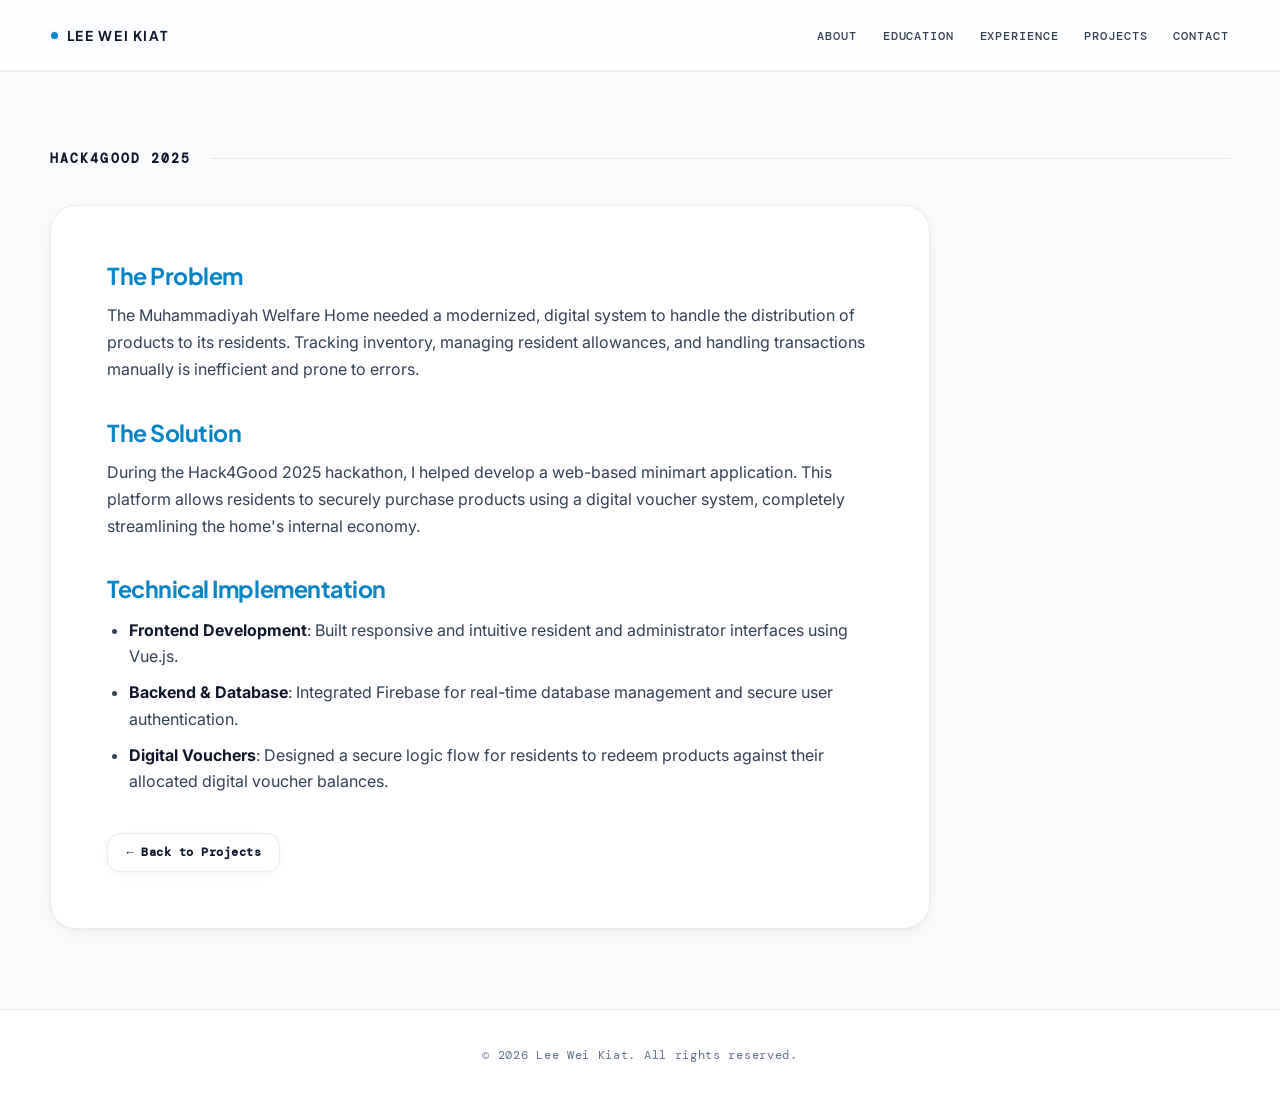
<file: project-h4g.html>
<!DOCTYPE html>
<html lang="en">
  <head>
    <meta charset="UTF-8" />
    <meta name="viewport" content="width=device-width, initial-scale=1.0" />
    <link rel="preconnect" href="https://fonts.googleapis.com" />
    <link rel="preconnect" href="https://fonts.gstatic.com" crossorigin />
    <link href="https://fonts.googleapis.com/css2?family=Inter:wght@300;400;500;600;700;800&display=swap" rel="stylesheet" />
    <link rel="stylesheet" href="style.css" />
    <title>Hack4Good 2025 | Lee Wei Kiat</title>
  </head>
  <body class="project-page">
    <nav class="custom-navbar">
      <a class="navbar-brand" href="index.html" aria-label="Lee Wei Kiat — home">LEE WEI KIAT</a>
      <ul class="navbar-links" id="navbar-links">
        <li><a href="index.html#about">ABOUT</a></li>
        <li><a href="index.html#education">EDUCATION</a></li>
        <li><a href="index.html#experience">EXPERIENCE</a></li>
        <li><a href="index.html#projects">PROJECTS</a></li>
        <li><a href="index.html#contact">CONTACT</a></li>
      </ul>
      <button class="hamburger" id="hamburger" type="button" aria-label="Open navigation menu" aria-controls="navbar-links" aria-expanded="false">&#9776;</button>
    </nav>

    <section class="project-page-section">
      <div class="container">
        <div class="section-header">
          <h3>Hack4Good 2025</h3>
        </div>
        <div class="project-details-card">
          <h4 class="details-heading">The Problem</h4>
          <p class="details-text">The Muhammadiyah Welfare Home needed a modernized, digital system to handle the distribution of products to its residents. Tracking inventory, managing resident allowances, and handling transactions manually is inefficient and prone to errors.</p>
          
          <h4 class="details-heading">The Solution</h4>
          <p class="details-text">During the Hack4Good 2025 hackathon, I helped develop a web-based minimart application. This platform allows residents to securely purchase products using a digital voucher system, completely streamlining the home's internal economy.</p>

          <h4 class="details-heading">Technical Implementation</h4>
          <ul class="details-list">
            <li class="details-list-item"><strong>Frontend Development</strong>: Built responsive and intuitive resident and administrator interfaces using Vue.js.</li>
            <li class="details-list-item"><strong>Backend & Database</strong>: Integrated Firebase for real-time database management and secure user authentication.</li>
            <li class="details-list-item"><strong>Digital Vouchers</strong>: Designed a secure logic flow for residents to redeem products against their allocated digital voucher balances.</li>
          </ul>

          <div>
            <a href="index.html#projects" class="btn-case-study">&larr; Back to Projects</a>
          </div>
        </div>
      </div>
    </section>

    <footer class="site-footer">
      <p>&copy; 2026 Lee Wei Kiat. All rights reserved.</p>
    </footer>

    <script src="script.js"></script>
  </body>
</html>
</file>
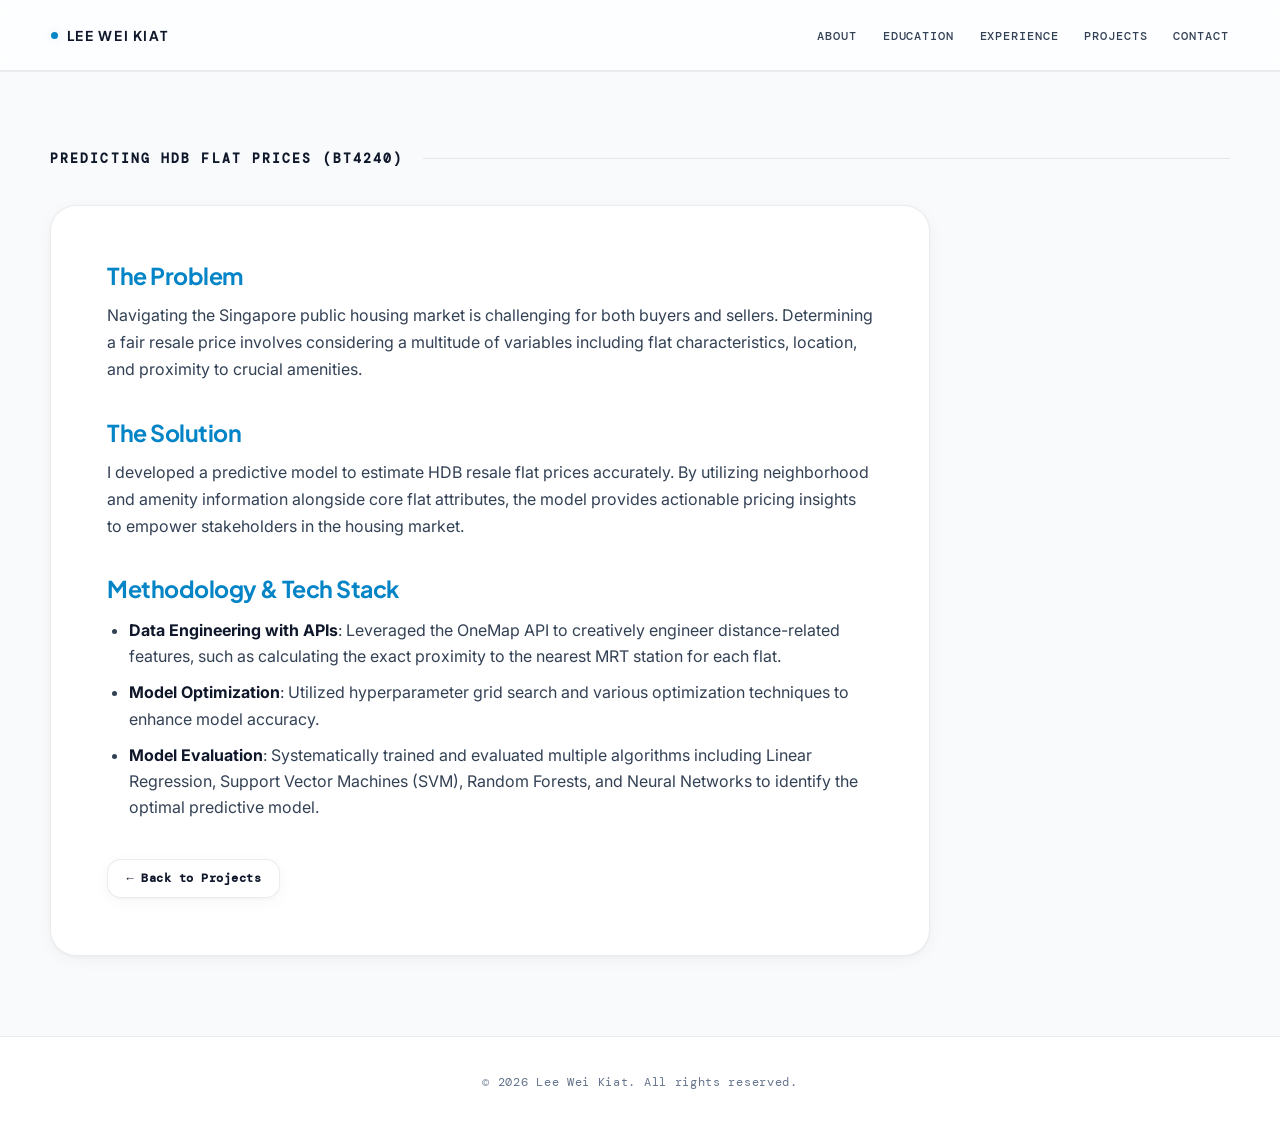
<file: project-hdb.html>
<!DOCTYPE html>
<html lang="en">
  <head>
    <meta charset="UTF-8" />
    <meta name="viewport" content="width=device-width, initial-scale=1.0" />
    <link rel="preconnect" href="https://fonts.googleapis.com" />
    <link rel="preconnect" href="https://fonts.gstatic.com" crossorigin />
    <link href="https://fonts.googleapis.com/css2?family=Inter:wght@300;400;500;600;700;800&display=swap" rel="stylesheet" />
    <link rel="stylesheet" href="style.css" />
    <title>Predicting HDB Flat Prices | Lee Wei Kiat</title>
  </head>
  <body class="project-page">
    <nav class="custom-navbar">
      <a class="navbar-brand" href="index.html" aria-label="Lee Wei Kiat — home">LEE WEI KIAT</a>
      <ul class="navbar-links" id="navbar-links">
        <li><a href="index.html#about">ABOUT</a></li>
        <li><a href="index.html#education">EDUCATION</a></li>
        <li><a href="index.html#experience">EXPERIENCE</a></li>
        <li><a href="index.html#projects">PROJECTS</a></li>
        <li><a href="index.html#contact">CONTACT</a></li>
      </ul>
      <button class="hamburger" id="hamburger" type="button" aria-label="Open navigation menu" aria-controls="navbar-links" aria-expanded="false">&#9776;</button>
    </nav>

    <section class="project-page-section">
      <div class="container">
        <div class="section-header">
          <h3>Predicting HDB Flat Prices (BT4240)</h3>
        </div>
        <div class="project-details-card">
          <h4 class="details-heading">The Problem</h4>
          <p class="details-text">Navigating the Singapore public housing market is challenging for both buyers and sellers. Determining a fair resale price involves considering a multitude of variables including flat characteristics, location, and proximity to crucial amenities.</p>
          
          <h4 class="details-heading">The Solution</h4>
          <p class="details-text">I developed a predictive model to estimate HDB resale flat prices accurately. By utilizing neighborhood and amenity information alongside core flat attributes, the model provides actionable pricing insights to empower stakeholders in the housing market.</p>

          <h4 class="details-heading">Methodology & Tech Stack</h4>
          <ul class="details-list">
            <li class="details-list-item"><strong>Data Engineering with APIs</strong>: Leveraged the OneMap API to creatively engineer distance-related features, such as calculating the exact proximity to the nearest MRT station for each flat.</li>
            <li class="details-list-item"><strong>Model Optimization</strong>: Utilized hyperparameter grid search and various optimization techniques to enhance model accuracy.</li>
            <li class="details-list-item"><strong>Model Evaluation</strong>: Systematically trained and evaluated multiple algorithms including Linear Regression, Support Vector Machines (SVM), Random Forests, and Neural Networks to identify the optimal predictive model.</li>
          </ul>

          <div>
            <a href="index.html#projects" class="btn-case-study">&larr; Back to Projects</a>
          </div>
        </div>
      </div>
    </section>

    <footer class="site-footer">
      <p>&copy; 2026 Lee Wei Kiat. All rights reserved.</p>
    </footer>

    <script src="script.js"></script>
  </body>
</html>
</file>
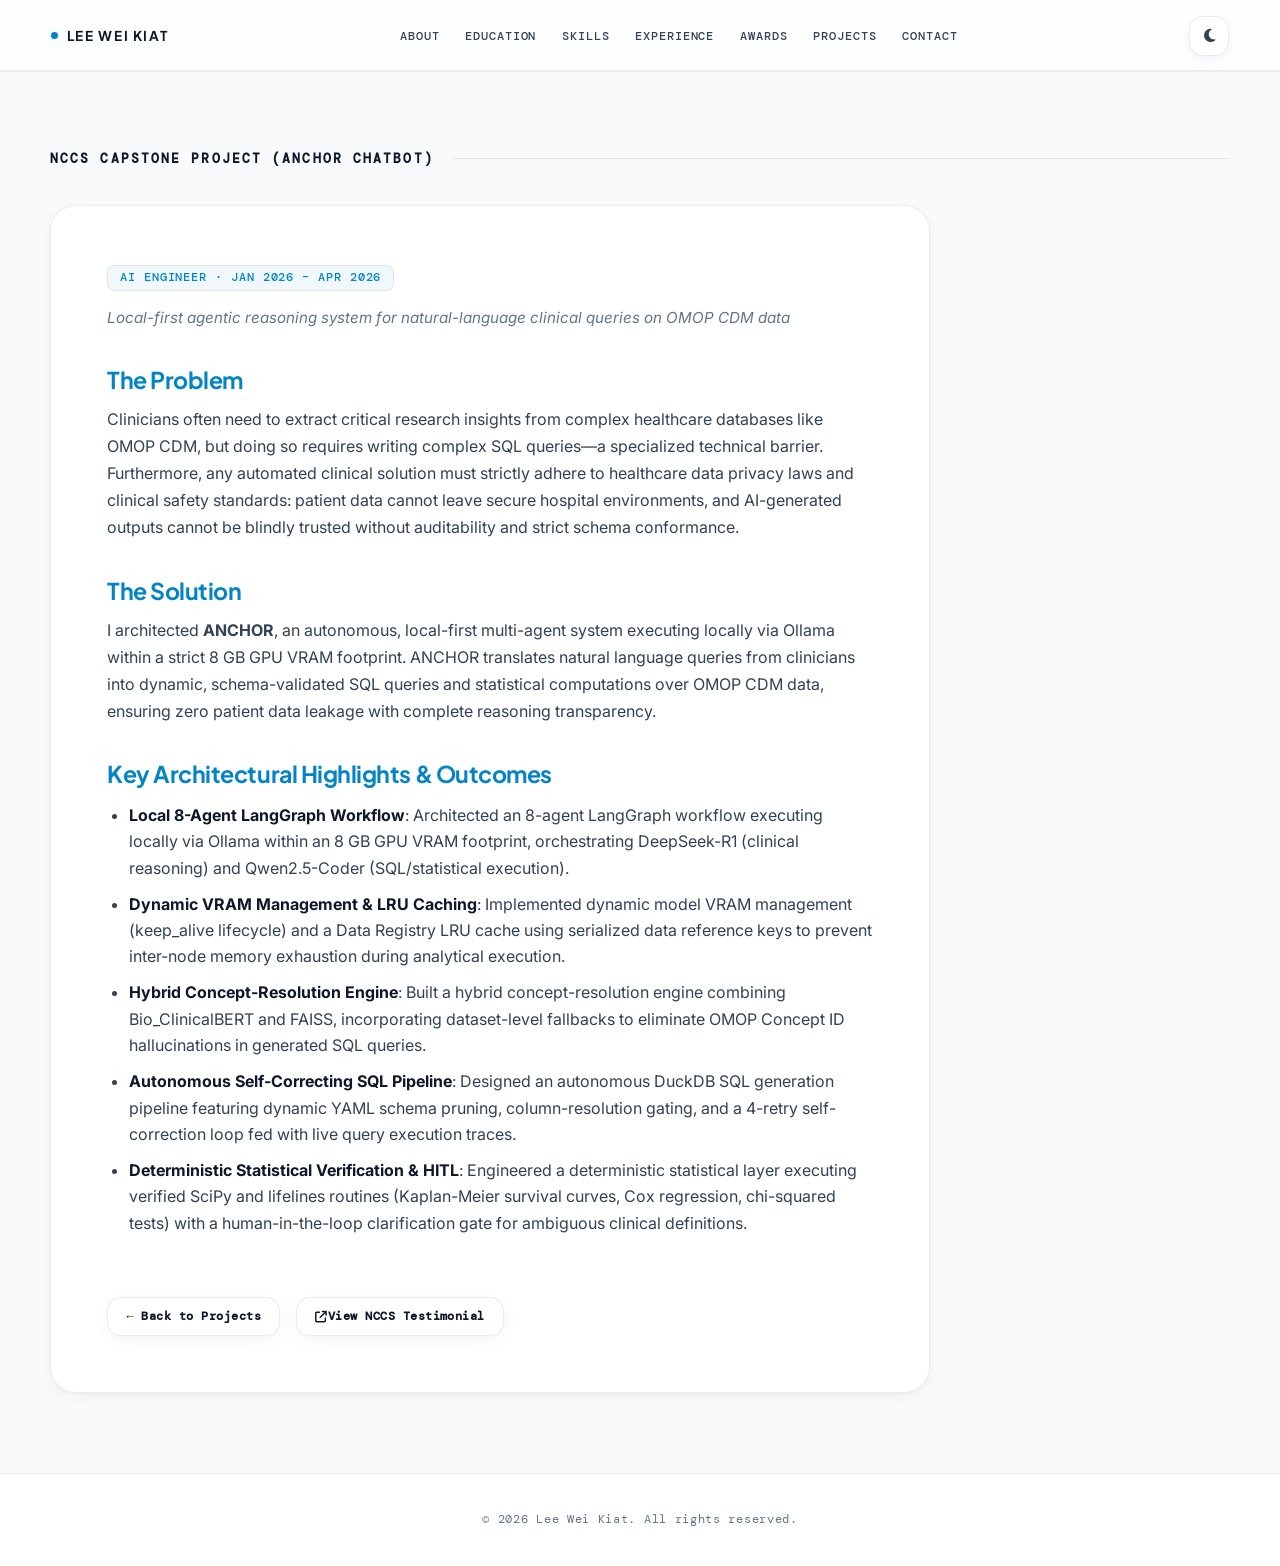
<file: project-healthcare.html>
<!DOCTYPE html>
<html lang="en">
  <head>
    <meta charset="UTF-8" />
    <meta name="viewport" content="width=device-width, initial-scale=1.0" />
    <link rel="preconnect" href="https://fonts.googleapis.com" />
    <link rel="preconnect" href="https://fonts.gstatic.com" crossorigin />
    <link href="https://fonts.googleapis.com/css2?family=Inter:wght@300;400;500;600;700;800&display=swap" rel="stylesheet" />
    <link rel="stylesheet" href="https://cdnjs.cloudflare.com/ajax/libs/font-awesome/6.4.0/css/all.min.css" />
    <link rel="stylesheet" href="style.css" />
    <title>NCCS Capstone Project (ANCHOR Chatbot) | Lee Wei Kiat</title>
    <script>
      (function() {
        const savedTheme = localStorage.getItem('theme') || 'light';
        document.documentElement.setAttribute('data-theme', savedTheme);
      })();
    </script>
  </head>
  <body class="project-page">
    <nav class="custom-navbar">
      <a class="navbar-brand" href="index.html" aria-label="Lee Wei Kiat — home">LEE WEI KIAT</a>
      <ul class="navbar-links" id="navbar-links">
        <li><a href="index.html#about">ABOUT</a></li>
        <li><a href="index.html#education">EDUCATION</a></li>
        <li><a href="index.html#skills">SKILLS</a></li>
        <li><a href="index.html#experience">EXPERIENCE</a></li>
        <li><a href="index.html#awards">AWARDS</a></li>
        <li><a href="index.html#projects">PROJECTS</a></li>
        <li><a href="index.html#contact">CONTACT</a></li>
      </ul>
      <div class="nav-actions">
        <button class="theme-toggle" id="theme-toggle" type="button" aria-label="Toggle theme">
          <i class="fa-solid fa-moon" aria-hidden="true"></i>
        </button>
        <button class="hamburger" id="hamburger" type="button" aria-label="Open navigation menu" aria-controls="navbar-links" aria-expanded="false">
          <i class="fa-solid fa-bars" aria-hidden="true"></i>
        </button>
      </div>
    </nav>

    <section class="project-page-section">
      <div class="container">
        <div class="section-header">
          <h3>NCCS Capstone Project (ANCHOR Chatbot)</h3>
        </div>
        <div class="project-details-card">
          <div style="margin-bottom: 1.5rem;">
            <span class="hero-tag" style="margin-bottom: 0.5rem;">AI Engineer &middot; Jan 2026 – Apr 2026</span>
            <p style="color: var(--text-muted); font-size: 0.95rem; margin: 0.4rem 0 0; font-style: italic;">
              Local-first agentic reasoning system for natural-language clinical queries on OMOP CDM data
            </p>
          </div>

          <h4 class="details-heading">The Problem</h4>
          <p class="details-text">
            Clinicians often need to extract critical research insights from complex healthcare databases like OMOP CDM, but doing so requires writing complex SQL queries—a specialized technical barrier. Furthermore, any automated clinical solution must strictly adhere to healthcare data privacy laws and clinical safety standards: patient data cannot leave secure hospital environments, and AI-generated outputs cannot be blindly trusted without auditability and strict schema conformance.
          </p>
          
          <h4 class="details-heading">The Solution</h4>
          <p class="details-text">
            I architected <strong>ANCHOR</strong>, an autonomous, local-first multi-agent system executing locally via Ollama within a strict 8 GB GPU VRAM footprint. ANCHOR translates natural language queries from clinicians into dynamic, schema-validated SQL queries and statistical computations over OMOP CDM data, ensuring zero patient data leakage with complete reasoning transparency.
          </p>

          <h4 class="details-heading">Key Architectural Highlights &amp; Outcomes</h4>
          <ul class="details-list">
            <li class="details-list-item">
              <strong>Local 8-Agent LangGraph Workflow</strong>: Architected an 8-agent LangGraph workflow executing locally via Ollama within an 8 GB GPU VRAM footprint, orchestrating DeepSeek-R1 (clinical reasoning) and Qwen2.5-Coder (SQL/statistical execution).
            </li>
            <li class="details-list-item">
              <strong>Dynamic VRAM Management &amp; LRU Caching</strong>: Implemented dynamic model VRAM management (keep_alive lifecycle) and a Data Registry LRU cache using serialized data reference keys to prevent inter-node memory exhaustion during analytical execution.
            </li>
            <li class="details-list-item">
              <strong>Hybrid Concept-Resolution Engine</strong>: Built a hybrid concept-resolution engine combining Bio_ClinicalBERT and FAISS, incorporating dataset-level fallbacks to eliminate OMOP Concept ID hallucinations in generated SQL queries.
            </li>
            <li class="details-list-item">
              <strong>Autonomous Self-Correcting SQL Pipeline</strong>: Designed an autonomous DuckDB SQL generation pipeline featuring dynamic YAML schema pruning, column-resolution gating, and a 4-retry self-correction loop fed with live query execution traces.
            </li>
            <li class="details-list-item">
              <strong>Deterministic Statistical Verification &amp; HITL</strong>: Engineered a deterministic statistical layer executing verified SciPy and lifelines routines (Kaplan-Meier survival curves, Cox regression, chi-squared tests) with a human-in-the-loop clarification gate for ambiguous clinical definitions.
            </li>
          </ul>

          <div style="margin-top: 2rem; display: flex; gap: 1rem; flex-wrap: wrap;">
            <a href="index.html#projects" class="btn-case-study" style="width: auto;">&larr; Back to Projects</a>
            <a href="certs/Lee%20Wei%20Kiat%20Testimonial%20NCCS.pdf" class="btn-case-study" style="width: auto;" target="_blank" rel="noopener noreferrer">
              <i class="fa-solid fa-arrow-up-right-from-square" aria-hidden="true"></i> View NCCS Testimonial
            </a>
          </div>
        </div>
      </div>
    </section>

    <footer class="site-footer">
      <p>&copy; 2026 Lee Wei Kiat. All rights reserved.</p>
    </footer>

    <script src="script.js"></script>
  </body>
</html>
</file>
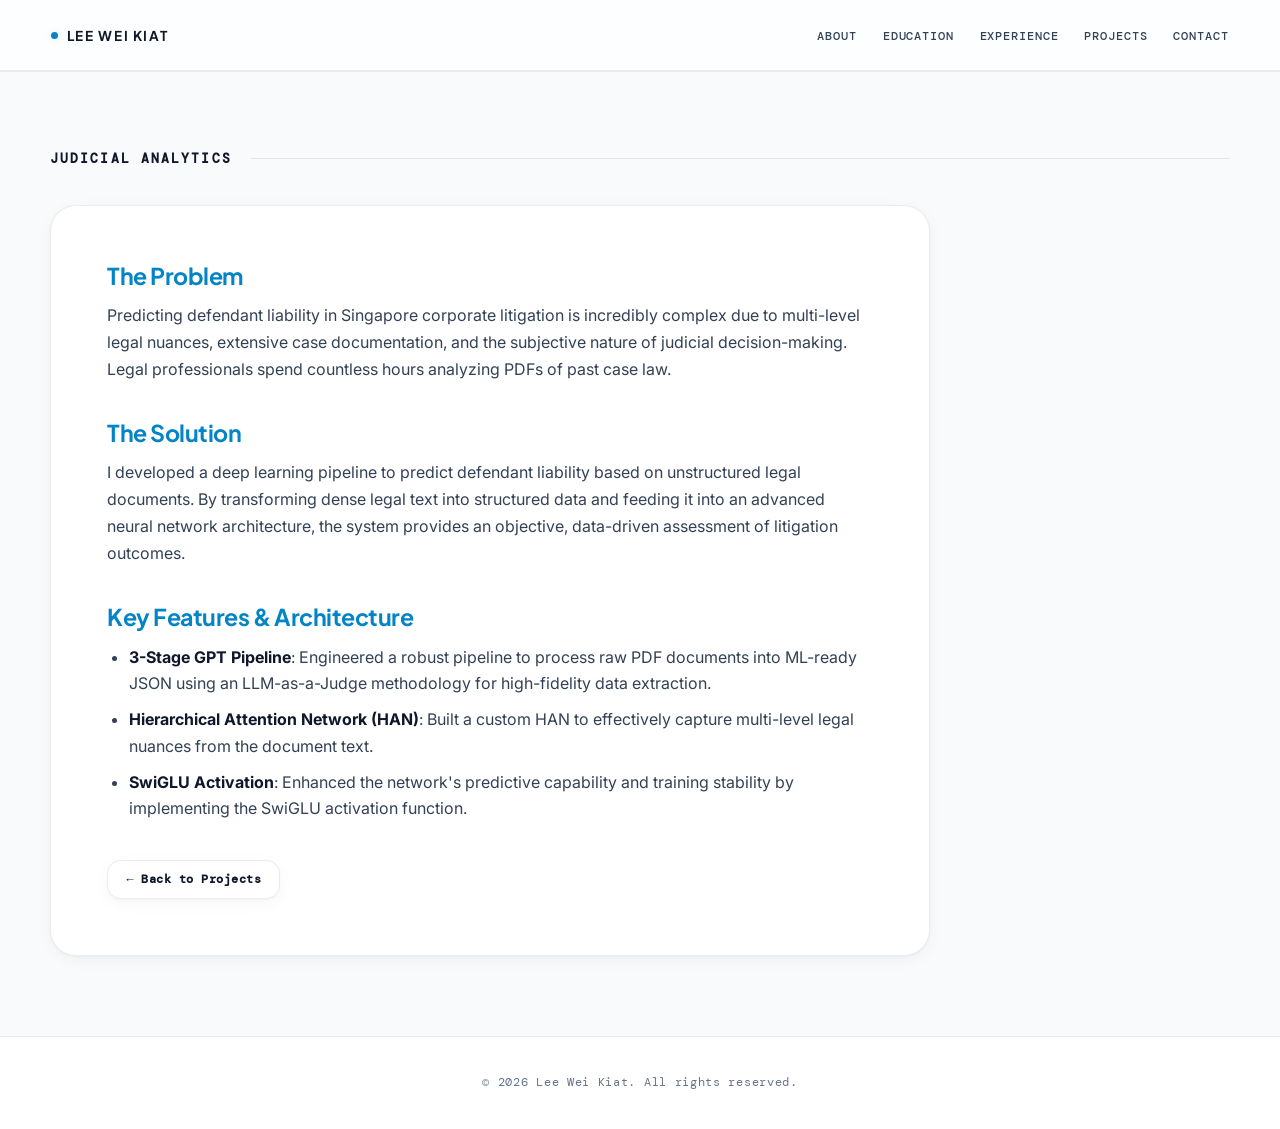
<file: project-judicial.html>
<!DOCTYPE html>
<html lang="en">
  <head>
    <meta charset="UTF-8" />
    <meta name="viewport" content="width=device-width, initial-scale=1.0" />
    <link rel="preconnect" href="https://fonts.googleapis.com" />
    <link rel="preconnect" href="https://fonts.gstatic.com" crossorigin />
    <link href="https://fonts.googleapis.com/css2?family=Inter:wght@300;400;500;600;700;800&display=swap" rel="stylesheet" />
    <link rel="stylesheet" href="style.css" />
    <title>Judicial Analytics | Lee Wei Kiat</title>
  </head>
  <body class="project-page">
    <nav class="custom-navbar">
      <a class="navbar-brand" href="index.html" aria-label="Lee Wei Kiat — home">LEE WEI KIAT</a>
      <ul class="navbar-links" id="navbar-links">
        <li><a href="index.html#about">ABOUT</a></li>
        <li><a href="index.html#education">EDUCATION</a></li>
        <li><a href="index.html#experience">EXPERIENCE</a></li>
        <li><a href="index.html#projects">PROJECTS</a></li>
        <li><a href="index.html#contact">CONTACT</a></li>
      </ul>
      <button class="hamburger" id="hamburger" type="button" aria-label="Open navigation menu" aria-controls="navbar-links" aria-expanded="false">&#9776;</button>
    </nav>

    <section class="project-page-section">
      <div class="container">
        <div class="section-header">
          <h3>Judicial Analytics</h3>
        </div>
        <div class="project-details-card">
          <h4 class="details-heading">The Problem</h4>
          <p class="details-text">Predicting defendant liability in Singapore corporate litigation is incredibly complex due to multi-level legal nuances, extensive case documentation, and the subjective nature of judicial decision-making. Legal professionals spend countless hours analyzing PDFs of past case law.</p>
          
          <h4 class="details-heading">The Solution</h4>
          <p class="details-text">I developed a deep learning pipeline to predict defendant liability based on unstructured legal documents. By transforming dense legal text into structured data and feeding it into an advanced neural network architecture, the system provides an objective, data-driven assessment of litigation outcomes.</p>

          <h4 class="details-heading">Key Features & Architecture</h4>
          <ul class="details-list">
            <li class="details-list-item"><strong>3-Stage GPT Pipeline</strong>: Engineered a robust pipeline to process raw PDF documents into ML-ready JSON using an LLM-as-a-Judge methodology for high-fidelity data extraction.</li>
            <li class="details-list-item"><strong>Hierarchical Attention Network (HAN)</strong>: Built a custom HAN to effectively capture multi-level legal nuances from the document text.</li>
            <li class="details-list-item"><strong>SwiGLU Activation</strong>: Enhanced the network's predictive capability and training stability by implementing the SwiGLU activation function.</li>
          </ul>

          <div>
            <a href="index.html#projects" class="btn-case-study">&larr; Back to Projects</a>
          </div>
        </div>
      </div>
    </section>

    <footer class="site-footer">
      <p>&copy; 2026 Lee Wei Kiat. All rights reserved.</p>
    </footer>

    <script src="script.js"></script>
  </body>
</html>
</file>
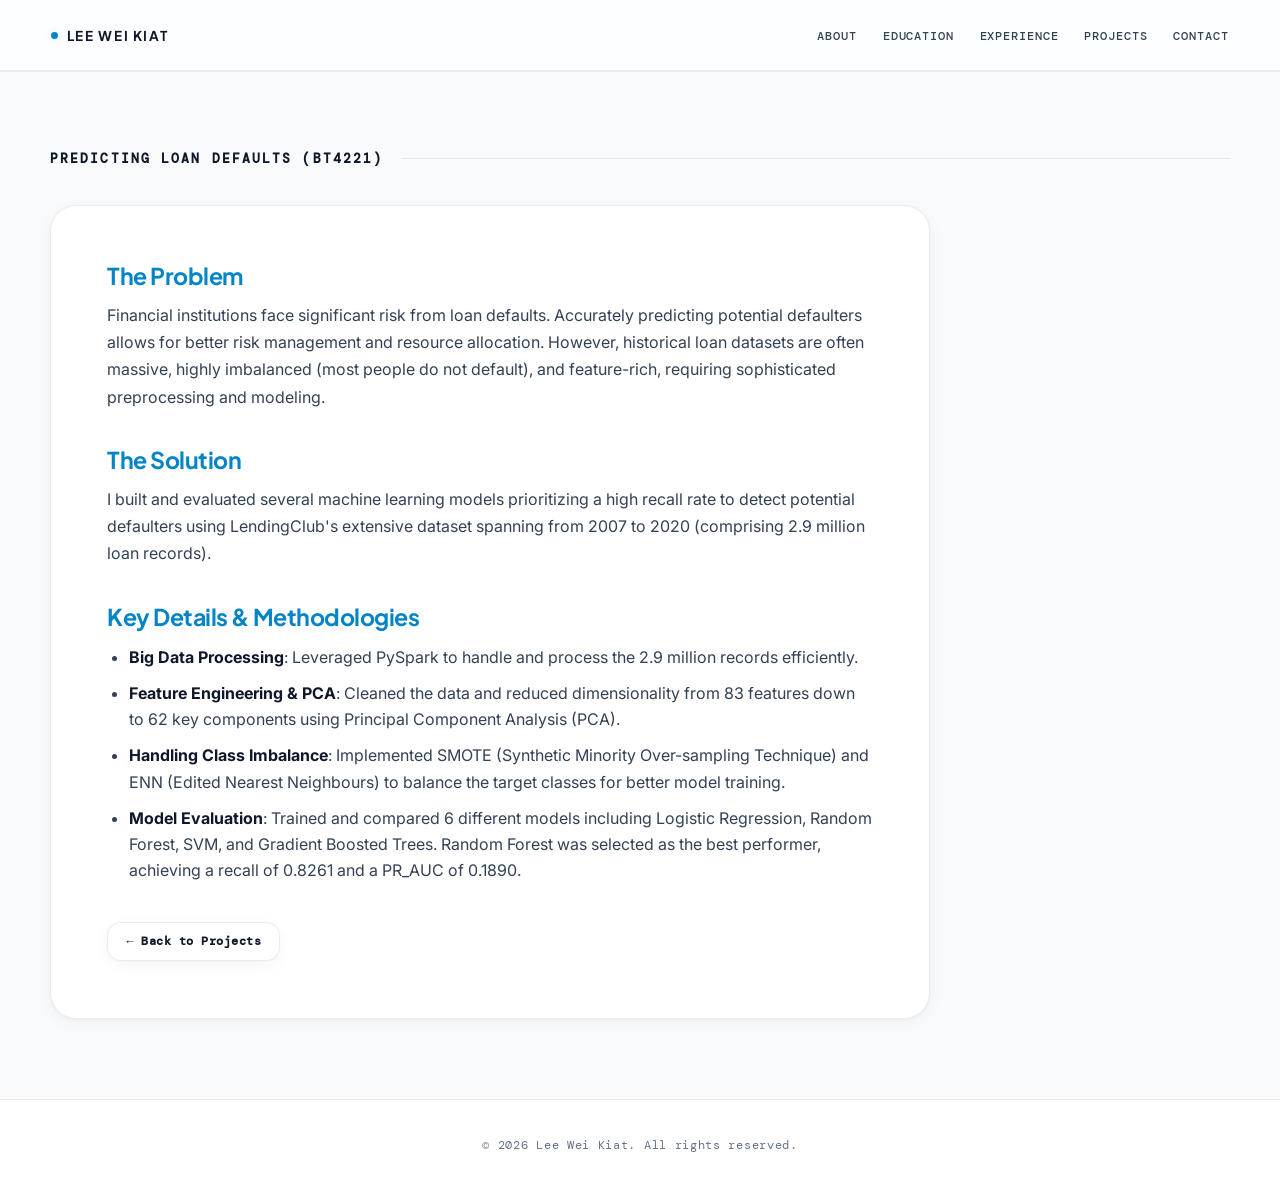
<file: project-loan.html>
<!DOCTYPE html>
<html lang="en">
  <head>
    <meta charset="UTF-8" />
    <meta name="viewport" content="width=device-width, initial-scale=1.0" />
    <link rel="preconnect" href="https://fonts.googleapis.com" />
    <link rel="preconnect" href="https://fonts.gstatic.com" crossorigin />
    <link href="https://fonts.googleapis.com/css2?family=Inter:wght@300;400;500;600;700;800&display=swap" rel="stylesheet" />
    <link rel="stylesheet" href="style.css" />
    <title>Predicting Loan Defaults | Lee Wei Kiat</title>
  </head>
  <body class="project-page">
    <nav class="custom-navbar">
      <a class="navbar-brand" href="index.html" aria-label="Lee Wei Kiat — home">LEE WEI KIAT</a>
      <ul class="navbar-links" id="navbar-links">
        <li><a href="index.html#about">ABOUT</a></li>
        <li><a href="index.html#education">EDUCATION</a></li>
        <li><a href="index.html#experience">EXPERIENCE</a></li>
        <li><a href="index.html#projects">PROJECTS</a></li>
        <li><a href="index.html#contact">CONTACT</a></li>
      </ul>
      <button class="hamburger" id="hamburger" type="button" aria-label="Open navigation menu" aria-controls="navbar-links" aria-expanded="false">&#9776;</button>
    </nav>

    <section class="project-page-section">
      <div class="container">
        <div class="section-header">
          <h3>Predicting Loan Defaults (BT4221)</h3>
        </div>
        <div class="project-details-card">
          <h4 class="details-heading">The Problem</h4>
          <p class="details-text">Financial institutions face significant risk from loan defaults. Accurately predicting potential defaulters allows for better risk management and resource allocation. However, historical loan datasets are often massive, highly imbalanced (most people do not default), and feature-rich, requiring sophisticated preprocessing and modeling.</p>
          
          <h4 class="details-heading">The Solution</h4>
          <p class="details-text">I built and evaluated several machine learning models prioritizing a high recall rate to detect potential defaulters using LendingClub's extensive dataset spanning from 2007 to 2020 (comprising 2.9 million loan records).</p>

          <h4 class="details-heading">Key Details & Methodologies</h4>
          <ul class="details-list">
            <li class="details-list-item"><strong>Big Data Processing</strong>: Leveraged PySpark to handle and process the 2.9 million records efficiently.</li>
            <li class="details-list-item"><strong>Feature Engineering & PCA</strong>: Cleaned the data and reduced dimensionality from 83 features down to 62 key components using Principal Component Analysis (PCA).</li>
            <li class="details-list-item"><strong>Handling Class Imbalance</strong>: Implemented SMOTE (Synthetic Minority Over-sampling Technique) and ENN (Edited Nearest Neighbours) to balance the target classes for better model training.</li>
            <li class="details-list-item"><strong>Model Evaluation</strong>: Trained and compared 6 different models including Logistic Regression, Random Forest, SVM, and Gradient Boosted Trees. Random Forest was selected as the best performer, achieving a recall of 0.8261 and a PR_AUC of 0.1890.</li>
          </ul>

          <div>
            <a href="index.html#projects" class="btn-case-study">&larr; Back to Projects</a>
          </div>
        </div>
      </div>
    </section>

    <footer class="site-footer">
      <p>&copy; 2026 Lee Wei Kiat. All rights reserved.</p>
    </footer>

    <script src="script.js"></script>
  </body>
</html>
</file>
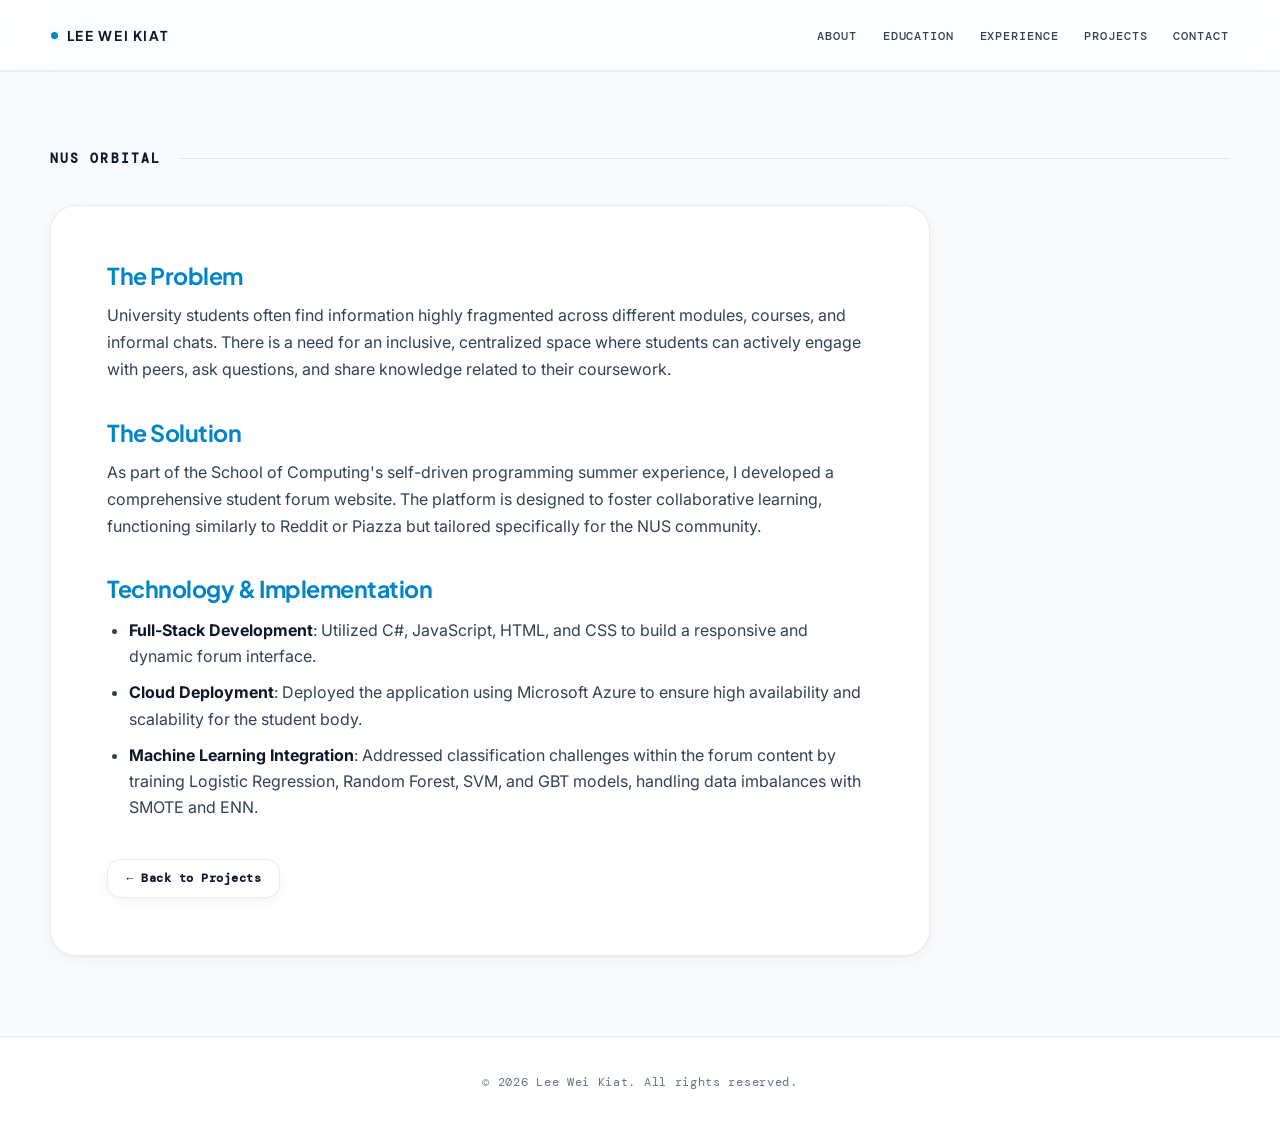
<file: project-orbital.html>
<!DOCTYPE html>
<html lang="en">
  <head>
    <meta charset="UTF-8" />
    <meta name="viewport" content="width=device-width, initial-scale=1.0" />
    <link rel="preconnect" href="https://fonts.googleapis.com" />
    <link rel="preconnect" href="https://fonts.gstatic.com" crossorigin />
    <link href="https://fonts.googleapis.com/css2?family=Inter:wght@300;400;500;600;700;800&display=swap" rel="stylesheet" />
    <link rel="stylesheet" href="style.css" />
    <title>NUS Orbital | Lee Wei Kiat</title>
  </head>
  <body class="project-page">
    <nav class="custom-navbar">
      <a class="navbar-brand" href="index.html" aria-label="Lee Wei Kiat — home">LEE WEI KIAT</a>
      <ul class="navbar-links" id="navbar-links">
        <li><a href="index.html#about">ABOUT</a></li>
        <li><a href="index.html#education">EDUCATION</a></li>
        <li><a href="index.html#experience">EXPERIENCE</a></li>
        <li><a href="index.html#projects">PROJECTS</a></li>
        <li><a href="index.html#contact">CONTACT</a></li>
      </ul>
      <button class="hamburger" id="hamburger" type="button" aria-label="Open navigation menu" aria-controls="navbar-links" aria-expanded="false">&#9776;</button>
    </nav>

    <section class="project-page-section">
      <div class="container">
        <div class="section-header">
          <h3>NUS Orbital</h3>
        </div>
        <div class="project-details-card">
          <h4 class="details-heading">The Problem</h4>
          <p class="details-text">University students often find information highly fragmented across different modules, courses, and informal chats. There is a need for an inclusive, centralized space where students can actively engage with peers, ask questions, and share knowledge related to their coursework.</p>
          
          <h4 class="details-heading">The Solution</h4>
          <p class="details-text">As part of the School of Computing's self-driven programming summer experience, I developed a comprehensive student forum website. The platform is designed to foster collaborative learning, functioning similarly to Reddit or Piazza but tailored specifically for the NUS community.</p>

          <h4 class="details-heading">Technology & Implementation</h4>
          <ul class="details-list">
            <li class="details-list-item"><strong>Full-Stack Development</strong>: Utilized C#, JavaScript, HTML, and CSS to build a responsive and dynamic forum interface.</li>
            <li class="details-list-item"><strong>Cloud Deployment</strong>: Deployed the application using Microsoft Azure to ensure high availability and scalability for the student body.</li>
            <li class="details-list-item"><strong>Machine Learning Integration</strong>: Addressed classification challenges within the forum content by training Logistic Regression, Random Forest, SVM, and GBT models, handling data imbalances with SMOTE and ENN.</li>
          </ul>

          <div>
            <a href="index.html#projects" class="btn-case-study">&larr; Back to Projects</a>
          </div>
        </div>
      </div>
    </section>

    <footer class="site-footer">
      <p>&copy; 2026 Lee Wei Kiat. All rights reserved.</p>
    </footer>

    <script src="script.js"></script>
  </body>
</html>
</file>
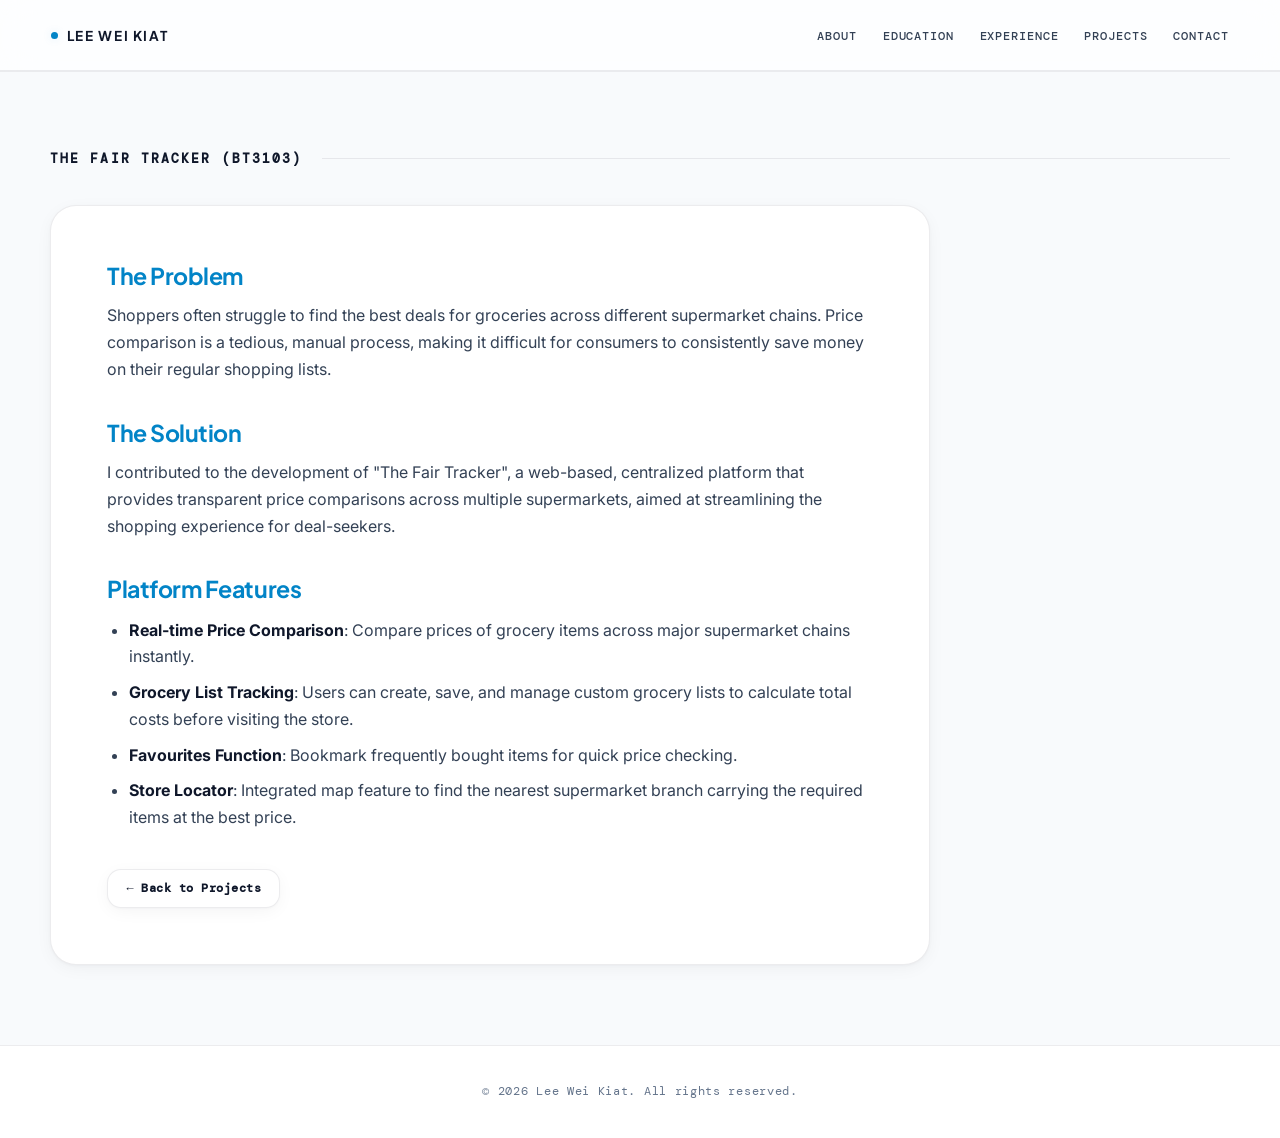
<file: project-tft.html>
<!DOCTYPE html>
<html lang="en">
  <head>
    <meta charset="UTF-8" />
    <meta name="viewport" content="width=device-width, initial-scale=1.0" />
    <link rel="preconnect" href="https://fonts.googleapis.com" />
    <link rel="preconnect" href="https://fonts.gstatic.com" crossorigin />
    <link href="https://fonts.googleapis.com/css2?family=Inter:wght@300;400;500;600;700;800&display=swap" rel="stylesheet" />
    <link rel="stylesheet" href="style.css" />
    <title>The Fair Tracker | Lee Wei Kiat</title>
  </head>
  <body class="project-page">
    <nav class="custom-navbar">
      <a class="navbar-brand" href="index.html" aria-label="Lee Wei Kiat — home">LEE WEI KIAT</a>
      <ul class="navbar-links" id="navbar-links">
        <li><a href="index.html#about">ABOUT</a></li>
        <li><a href="index.html#education">EDUCATION</a></li>
        <li><a href="index.html#experience">EXPERIENCE</a></li>
        <li><a href="index.html#projects">PROJECTS</a></li>
        <li><a href="index.html#contact">CONTACT</a></li>
      </ul>
      <button class="hamburger" id="hamburger" type="button" aria-label="Open navigation menu" aria-controls="navbar-links" aria-expanded="false">&#9776;</button>
    </nav>

    <section class="project-page-section">
      <div class="container">
        <div class="section-header">
          <h3>The Fair Tracker (BT3103)</h3>
        </div>
        <div class="project-details-card">
          <h4 class="details-heading">The Problem</h4>
          <p class="details-text">Shoppers often struggle to find the best deals for groceries across different supermarket chains. Price comparison is a tedious, manual process, making it difficult for consumers to consistently save money on their regular shopping lists.</p>
          
          <h4 class="details-heading">The Solution</h4>
          <p class="details-text">I contributed to the development of "The Fair Tracker", a web-based, centralized platform that provides transparent price comparisons across multiple supermarkets, aimed at streamlining the shopping experience for deal-seekers.</p>

          <h4 class="details-heading">Platform Features</h4>
          <ul class="details-list">
            <li class="details-list-item"><strong>Real-time Price Comparison</strong>: Compare prices of grocery items across major supermarket chains instantly.</li>
            <li class="details-list-item"><strong>Grocery List Tracking</strong>: Users can create, save, and manage custom grocery lists to calculate total costs before visiting the store.</li>
            <li class="details-list-item"><strong>Favourites Function</strong>: Bookmark frequently bought items for quick price checking.</li>
            <li class="details-list-item"><strong>Store Locator</strong>: Integrated map feature to find the nearest supermarket branch carrying the required items at the best price.</li>
          </ul>

          <div>
            <a href="index.html#projects" class="btn-case-study">&larr; Back to Projects</a>
          </div>
        </div>
      </div>
    </section>

    <footer class="site-footer">
      <p>&copy; 2026 Lee Wei Kiat. All rights reserved.</p>
    </footer>

    <script src="script.js"></script>
  </body>
</html>
</file>
<file: style.css>
@import url('https://fonts.googleapis.com/css2?family=DM+Mono:ital,wght@0,400;0,500;1,400&family=Inter:wght@300;400;500;600;700;800&family=Plus+Jakarta+Sans:wght@500;600;700;800&display=swap');

/* -------------------------------------------------------------------------- */
/* THEME DEFINITIONS                                                          */
/* -------------------------------------------------------------------------- */
:root, [data-theme="light"] {
  --bg-deep: #f8fafc;
  --bg-surface: #ffffff;
  --bg-card: #ffffff;
  --bg-card-hover: #ffffff;
  --bg-glass: rgba(0, 0, 0, 0.02);

  --border-subtle: rgba(15, 23, 42, 0.08);
  --border-medium: rgba(15, 23, 42, 0.15);
  --border-glow: rgba(2, 132, 199, 0.35);

  --text-primary: #0f172a;
  --text-secondary: #334155;
  --text-muted: #64748b;

  --cyan: #0284c7;
  --cyan-glow: rgba(2, 132, 199, 0.14);
  --indigo: #4f46e5;
  --indigo-glow: rgba(79, 70, 229, 0.14);
  --teal: #0d9488;
  --emerald: #059669;
  --amber: #d97706;

  --acid: #0284c7;
  --coral: #4f46e5;
  --ink: #ffffff;
  --paper: #0f172a;
  --line: rgba(15, 23, 42, 0.08);
  --white: #ffffff;

  --gradient-accent: linear-gradient(135deg, #0284c7 0%, #2563eb 100%);
  --gradient-card: linear-gradient(145deg, #ffffff 0%, #f8fafc 100%);
  --shadow-subtle: 0 4px 18px -2px rgba(15, 23, 42, 0.05), 0 1px 3px rgba(15, 23, 42, 0.03);
  --shadow-hover: 0 16px 36px -6px rgba(15, 23, 42, 0.12), 0 4px 12px -2px rgba(15, 23, 42, 0.05);
  --shadow-glow: 0 10px 25px -5px rgba(2, 132, 199, 0.15);
  --inner-highlight: inset 0 1px 0 0 rgba(255, 255, 255, 0.9);

  --nav-bg: rgba(255, 255, 255, 0.72);
  --nav-bg-scrolled: rgba(255, 255, 255, 0.88);
  --btn-primary-text: #ffffff;
  --btn-case-hover-text: #ffffff;

  --radius-sm: 8px;
  --radius-md: 14px;
  --radius-lg: 20px;
  --radius-xl: 26px;

  /* Emil Kowalski Spring & Physics Curves */
  --ease-spring: cubic-bezier(0.16, 1, 0.3, 1);
  --ease-gentle: cubic-bezier(0.25, 0.9, 0.25, 1);
  --ease-bounce: cubic-bezier(0.34, 1.56, 0.64, 1);
}

[data-theme="dark"] {
  --bg-deep: #070a13;
  --bg-surface: #0b1120;
  --bg-card: #0d1527;
  --bg-card-hover: #131d36;
  --bg-glass: rgba(255, 255, 255, 0.03);

  --border-subtle: rgba(255, 255, 255, 0.08);
  --border-medium: rgba(255, 255, 255, 0.15);
  --border-glow: rgba(56, 189, 248, 0.35);

  --text-primary: #f8fafc;
  --text-secondary: #94a3b8;
  --text-muted: #64748b;

  --cyan: #38bdf8;
  --cyan-glow: rgba(56, 189, 248, 0.2);
  --indigo: #6366f1;
  --indigo-glow: rgba(99, 102, 241, 0.2);
  --teal: #2dd4bf;
  --emerald: #10b981;
  --amber: #f59e0b;

  --acid: #38bdf8;
  --coral: #6366f1;
  --ink: #070a13;
  --paper: #f8fafc;
  --line: rgba(255, 255, 255, 0.08);
  --white: #0f172a;

  --gradient-accent: linear-gradient(135deg, #38bdf8 0%, #6366f1 100%);
  --gradient-card: linear-gradient(145deg, #0d1527 0%, #090e1a 100%);
  --shadow-subtle: 0 4px 20px -2px rgba(0, 0, 0, 0.45), 0 1px 3px rgba(0, 0, 0, 0.3);
  --shadow-hover: 0 20px 40px -8px rgba(0, 0, 0, 0.65), 0 0 25px -4px rgba(56, 189, 248, 0.16);
  --shadow-glow: 0 0 30px -5px rgba(56, 189, 248, 0.18);
  --inner-highlight: inset 0 1px 0 0 rgba(255, 255, 255, 0.1);

  --nav-bg: rgba(7, 10, 19, 0.72);
  --nav-bg-scrolled: rgba(7, 10, 19, 0.88);
  --btn-primary-text: #040711;
  --btn-case-hover-text: #040711;

  --radius-sm: 8px;
  --radius-md: 14px;
  --radius-lg: 20px;
  --radius-xl: 26px;

  /* Emil Kowalski Spring & Physics Curves */
  --ease-spring: cubic-bezier(0.16, 1, 0.3, 1);
  --ease-gentle: cubic-bezier(0.25, 0.9, 0.25, 1);
  --ease-bounce: cubic-bezier(0.34, 1.56, 0.64, 1);
}

* {
  box-sizing: border-box;
}

html {
  scroll-behavior: smooth;
  scroll-padding-top: var(--nav-offset, 85px);
  background-color: var(--bg-deep);
}

body {
  margin: 0;
  background-color: var(--bg-deep);
  color: var(--text-primary);
  font-family: 'Inter', -apple-system, BlinkMacSystemFont, 'Segoe UI', Roboto, sans-serif;
  font-size: 16px;
  line-height: 1.65;
  -webkit-font-smoothing: antialiased;
  -moz-osx-font-smoothing: grayscale;
  transition: background-color 0.25s ease, color 0.25s ease;
  position: relative;
}

/* Hardware-accelerated fixed background layer (zero repaint during scroll) */
body::before {
  content: '';
  position: fixed;
  inset: 0;
  z-index: -1;
  pointer-events: none;
  background-image: 
    radial-gradient(circle at 15% 10%, var(--cyan-glow) 0%, transparent 40%),
    radial-gradient(circle at 85% 60%, var(--indigo-glow) 0%, transparent 45%),
    radial-gradient(var(--border-subtle) 1px, transparent 1px);
  background-size: 100% 100%, 100% 100%, 32px 32px;
  transform: translateZ(0);
}

/* Accessibility */
a:focus-visible,
button:focus-visible {
  outline: 2px solid var(--cyan);
  outline-offset: 3px;
}

.skip-link {
  position: fixed;
  z-index: 2000;
  top: 1rem;
  left: 1rem;
  padding: 0.6rem 1rem;
  background: var(--cyan);
  color: #ffffff;
  font-family: 'DM Mono', monospace;
  font-weight: 700;
  font-size: 0.8rem;
  text-decoration: none;
  border-radius: var(--radius-sm);
  transform: translateY(-180%);
  transition: transform 0.2s ease;
}

.skip-link:focus {
  transform: translateY(0);
}

/* Scroll progress bar */
.scroll-progress {
  position: fixed;
  z-index: 1200;
  top: 0;
  left: 0;
  width: 100%;
  height: 3px;
  background: transparent;
  pointer-events: none;
}

.scroll-progress span {
  display: block;
  width: 0;
  height: 100%;
  background: var(--gradient-accent);
  box-shadow: 0 0 10px var(--cyan);
  will-change: width;
}

/* Section tracker */
.section-tracker {
  position: fixed;
  z-index: 900;
  right: 1.5rem;
  bottom: 1.5rem;
  display: grid;
  gap: 0.15rem;
  min-width: 140px;
  padding: 0.65rem 0.95rem;
  border: 1px solid var(--border-subtle);
  background: var(--nav-bg);
  backdrop-filter: blur(20px) saturate(180%);
  -webkit-backdrop-filter: blur(20px) saturate(180%);
  border-radius: var(--radius-md);
  box-shadow: var(--inner-highlight), var(--shadow-subtle);
  pointer-events: none;
}

.tracker-label {
  color: var(--cyan);
  font: 500 0.58rem/1 'DM Mono', monospace;
  letter-spacing: 0.12em;
  text-transform: uppercase;
}

.tracker-value {
  color: var(--text-primary);
  font: 600 0.84rem/1.2 'Plus Jakarta Sans', 'Inter', sans-serif;
  letter-spacing: -0.01em;
}

.section-tracker.is-updating .tracker-value {
  animation: tracker-swap 0.25s ease both;
}

@keyframes tracker-swap {
  0% { opacity: 0.3; transform: translateY(3px); }
  100% { opacity: 1; transform: translateY(0); }
}

/* -------------------------------------------------------------------------- */
/* NAVBAR                                                                     */
/* -------------------------------------------------------------------------- */
.custom-navbar {
  position: sticky;
  top: 0;
  z-index: 1000;
  height: 72px;
  display: flex;
  align-items: center;
  justify-content: space-between;
  padding: 0 4vw;
  border-bottom: 1px solid var(--border-subtle);
  background: var(--nav-bg);
  backdrop-filter: blur(20px) saturate(180%);
  -webkit-backdrop-filter: blur(20px) saturate(180%);
  box-shadow: inset 0 -1px 0 0 var(--border-subtle);
  transition: background 0.25s ease, border-color 0.25s ease, box-shadow 0.25s var(--ease-spring);
}

.custom-navbar.scrolled {
  background: var(--nav-bg-scrolled);
  border-bottom-color: var(--border-medium);
  box-shadow: inset 0 -1px 0 0 var(--border-medium), 0 10px 30px -10px rgba(0, 0, 0, 0.08);
}

.navbar-brand {
  color: var(--text-primary);
  text-decoration: none;
  font: 700 0.85rem/1 'Plus Jakarta Sans', sans-serif;
  letter-spacing: 0.12em;
  display: inline-flex;
  align-items: center;
  gap: 0.55rem;
  transition: color 0.2s var(--ease-spring), transform 0.2s var(--ease-spring);
  will-change: transform;
}

.navbar-brand::before {
  content: '';
  width: 7px;
  height: 7px;
  border-radius: 50%;
  background: var(--cyan);
  box-shadow: 0 0 10px var(--cyan-glow);
  display: inline-block;
  transition: transform 0.25s var(--ease-spring);
}

.navbar-brand:hover {
  color: var(--cyan);
  transform: translateX(1px);
}

.navbar-brand:hover::before {
  transform: scale(1.15);
}

.navbar-links {
  display: flex;
  align-items: center;
  gap: clamp(1rem, 2vw, 2.2rem);
  padding: 0;
  margin: 0;
  list-style: none;
}

.navbar-links a {
  position: relative;
  display: inline-block;
  padding: 0.45rem 0;
  color: var(--text-secondary);
  text-decoration: none;
  font: 500 0.72rem/1 'DM Mono', monospace;
  letter-spacing: 0.08em;
  transition: color 0.22s var(--ease-spring);
}

.navbar-links a::after {
  content: '';
  position: absolute;
  left: 0;
  bottom: 0;
  width: 100%;
  height: 2px;
  background: var(--gradient-accent);
  border-radius: 999px;
  transform: scaleX(0);
  transform-origin: right center;
  transition: transform 0.28s var(--ease-spring);
}

.navbar-links a:hover,
.navbar-links a.is-current {
  color: var(--text-primary);
}

.navbar-links a:hover::after,
.navbar-links a.is-current::after {
  transform: scaleX(1);
  transform-origin: left center;
}

/* Nav Actions & Theme Toggle */
.nav-actions {
  display: flex;
  align-items: center;
  gap: 0.6rem;
}

.theme-toggle {
  display: inline-flex;
  align-items: center;
  justify-content: center;
  width: 40px;
  height: 40px;
  border-radius: var(--radius-md);
  border: 1px solid var(--border-subtle);
  background: var(--bg-card);
  color: var(--text-secondary);
  font-size: 0.95rem;
  cursor: pointer;
  box-shadow: var(--inner-highlight), var(--shadow-subtle);
  transition: color 0.2s var(--ease-spring), border-color 0.2s ease, transform 0.2s var(--ease-spring), box-shadow 0.2s var(--ease-spring);
  will-change: transform;
}

.theme-toggle:hover {
  color: var(--cyan);
  border-color: var(--cyan);
  transform: translateY(-2px);
  box-shadow: var(--inner-highlight), 0 6px 16px -2px var(--cyan-glow);
}

.theme-toggle:active {
  transform: translateY(1px) scale(0.92);
}

.hamburger {
  display: none;
  color: var(--text-primary);
  border: 0;
  background: transparent;
  font-size: 1.35rem;
  cursor: pointer;
  padding: 0.5rem;
  border-radius: var(--radius-sm);
  transition: transform 0.2s var(--ease-spring);
}

.hamburger:active {
  transform: scale(0.9);
}

/* -------------------------------------------------------------------------- */
/* SHARED LAYOUT & SECTIONS                                                   */
/* -------------------------------------------------------------------------- */
.container {
  width: min(1180px, calc(100% - 3.5rem));
  margin: 0 auto;
}

.section {
  padding: 6rem 0;
  position: relative;
}

.section-alt {
  background: var(--bg-surface);
  border-top: 1px solid var(--border-subtle);
  border-bottom: 1px solid var(--border-subtle);
}

.section-header {
  display: flex;
  align-items: center;
  gap: 1.2rem;
  margin-bottom: 3rem;
}

.section-header h3 {
  margin: 0;
  color: var(--text-primary);
  font: 700 0.82rem/1 'DM Mono', monospace;
  letter-spacing: 0.16em;
  text-transform: uppercase;
  white-space: nowrap;
  display: flex;
  align-items: center;
  gap: 0.5rem;
}

.section-header::after {
  content: '';
  flex: 1;
  height: 1px;
  background: var(--border-subtle);
}

.home-page {
  counter-reset: section;
}

.home-page .section {
  counter-increment: section;
}

.home-page .section-header h3::before {
  content: '0' counter(section) ' ·';
  color: var(--cyan);
  font-weight: 600;
  margin-right: 0.2rem;
  opacity: 0.9;
}

/* -------------------------------------------------------------------------- */
/* HERO SECTION                                                               */
/* -------------------------------------------------------------------------- */
.hero {
  min-height: calc(100vh - 72px);
  position: relative;
  display: grid;
  align-items: center;
  padding: 4.5rem 0 5rem;
}

.hero-mesh-bg {
  position: absolute;
  inset: 0;
  pointer-events: none;
  background: 
    radial-gradient(circle at 75% 25%, var(--cyan-glow) 0%, transparent 45%),
    radial-gradient(circle at 20% 75%, var(--indigo-glow) 0%, transparent 50%);
  opacity: 0.85;
}

.hero-inner {
  position: relative;
  width: min(1180px, calc(100% - 3.5rem));
  margin: 0 auto;
  display: grid;
  grid-template-columns: minmax(0, 1.25fr) minmax(280px, 0.75fr);
  gap: clamp(2rem, 5vw, 6rem);
  align-items: center;
}

.hero-card {
  max-width: 680px;
}

/* Live status beacon pill */
.hero-status {
  display: inline-flex;
  align-items: center;
  gap: 0.6rem;
  margin-bottom: 1.6rem;
  padding: 0.42rem 1rem;
  border: 1px solid rgba(16, 185, 129, 0.22);
  background: rgba(16, 185, 129, 0.06);
  border-radius: 999px;
  color: var(--emerald);
  font: 500 0.74rem/1 'DM Mono', monospace;
  letter-spacing: 0.03em;
  box-shadow: inset 0 1px 0 rgba(255, 255, 255, 0.08);
}

.status-dot {
  width: 6.5px;
  height: 6.5px;
  border-radius: 50%;
  background: var(--emerald);
  box-shadow: 0 0 10px rgba(16, 185, 129, 0.55);
  animation: pulse-beacon 2.4s infinite ease-in-out;
}

@keyframes pulse-beacon {
  0%, 100% { opacity: 1; transform: scale(1); }
  50% { opacity: 0.45; transform: scale(0.85); }
}

.hero-tag {
  display: inline-block;
  margin-bottom: 1.4rem;
  padding: 0.4rem 0.75rem;
  border: 1px solid var(--border-subtle);
  background: rgba(2, 132, 199, 0.06);
  border-radius: var(--radius-sm);
  color: var(--cyan);
  font: 500 0.72rem/1 'DM Mono', monospace;
  letter-spacing: 0.08em;
  text-transform: uppercase;
}

.hero-name {
  margin: 0 0 0.9rem;
  color: var(--text-primary);
  font: 800 clamp(2.8rem, 6.2vw, 5.2rem)/1.02 'Plus Jakarta Sans', sans-serif;
  letter-spacing: -0.04em;
}

.hero-name .highlight {
  background: var(--gradient-accent);
  -webkit-background-clip: text;
  -webkit-text-fill-color: transparent;
  display: inline-block;
}

.hero-dynamic-role {
  display: flex;
  align-items: center;
  gap: 0.65rem;
  margin-bottom: 1.4rem;
  font-family: 'DM Mono', monospace;
  font-size: 0.95rem;
}

.role-prefix {
  color: var(--text-muted);
}

.role-ticker {
  color: var(--cyan);
  font-weight: 600;
  border-bottom: 1.5px dashed var(--border-glow);
  padding-bottom: 2px;
}

.hero-bio {
  max-width: 600px;
  margin: 0 0 2rem;
  color: var(--text-secondary);
  font-size: clamp(1rem, 1.25vw, 1.12rem);
  line-height: 1.7;
}

/* Hero Bento Stats */
.hero-stats-bar {
  display: grid;
  grid-template-columns: repeat(3, 1fr);
  gap: 0.85rem;
  margin-bottom: 2.2rem;
  max-width: 580px;
}

.hero-stat-item {
  padding: 0.95rem 1.15rem;
  background: var(--bg-card);
  border: 1px solid var(--border-subtle);
  border-radius: var(--radius-md);
  box-shadow: var(--inner-highlight), var(--shadow-subtle);
  transition: border-color 0.22s ease, transform 0.25s var(--ease-spring), box-shadow 0.25s var(--ease-spring);
  will-change: transform;
}

.hero-stat-item:hover {
  border-color: var(--border-glow);
  transform: translateY(-3px);
  box-shadow: var(--inner-highlight), var(--shadow-hover);
}

.stat-number {
  display: block;
  font: 800 1.45rem/1.1 'Plus Jakarta Sans', sans-serif;
  color: var(--text-primary);
  letter-spacing: -0.025em;
}

.stat-sub {
  font-size: 0.85rem;
  font-weight: 500;
  color: var(--text-muted);
}

.stat-label {
  display: block;
  margin-top: 0.3rem;
  font: 600 0.68rem/1.2 'DM Mono', monospace;
  color: var(--text-muted);
  text-transform: uppercase;
  letter-spacing: 0.06em;
}

.hero-links {
  display: flex;
  flex-wrap: wrap;
  gap: 0.85rem;
}

.hero-btn {
  display: inline-flex;
  align-items: center;
  gap: 0.55rem;
  padding: 0.82rem 1.35rem;
  border: 1px solid var(--border-subtle);
  background: var(--bg-card);
  border-radius: var(--radius-md);
  color: var(--text-primary);
  text-decoration: none;
  font: 600 0.78rem/1 'DM Mono', monospace;
  letter-spacing: 0.04em;
  box-shadow: var(--inner-highlight), var(--shadow-subtle);
  transition: transform 0.22s var(--ease-spring), border-color 0.2s ease, color 0.2s ease, box-shadow 0.22s var(--ease-spring);
  will-change: transform;
}

.hero-btn:hover {
  border-color: var(--border-medium);
  transform: translateY(-3px);
  color: var(--cyan);
  box-shadow: var(--inner-highlight), var(--shadow-hover);
}

.hero-btn:active {
  transform: translateY(1px) scale(0.97);
  box-shadow: var(--inner-highlight), 0 2px 6px rgba(0, 0, 0, 0.1);
}

.hero-btn-primary {
  background: var(--gradient-accent);
  border-color: transparent;
  color: var(--btn-primary-text) !important;
  font-weight: 700;
  box-shadow: 0 4px 20px var(--cyan-glow);
}

.hero-btn-primary:hover {
  box-shadow: 0 8px 30px var(--cyan-glow);
  transform: translateY(-3px);
  opacity: 0.98;
}

.hero-btn-primary:active {
  transform: translateY(1px) scale(0.97);
  box-shadow: 0 2px 10px var(--cyan-glow);
}

/* Profile container & badges */
.hero-visual {
  justify-self: center;
}

.profile-container {
  position: relative;
  width: min(32vw, 360px);
  aspect-ratio: 1;
}

.hero-profile-img {
  display: block;
  width: 100%;
  height: 100%;
  object-fit: cover;
  border-radius: var(--radius-xl);
  border: 1px solid var(--border-subtle);
  box-shadow: 0 16px 36px -8px rgba(0, 0, 0, 0.12);
  transition: transform 0.3s ease;
}

.profile-container::before {
  content: '';
  position: absolute;
  inset: -14px;
  border-radius: calc(var(--radius-xl) + 14px);
  background: radial-gradient(circle, var(--cyan-glow) 0%, transparent 70%);
  filter: blur(20px);
  pointer-events: none;
  opacity: 0.7;
  z-index: -1;
}

.floating-badge {
  position: absolute;
  display: grid;
  width: 48px;
  height: 48px;
  place-items: center;
  border-radius: var(--radius-md);
  border: 1px solid var(--border-subtle);
  background: var(--nav-bg);
  backdrop-filter: blur(16px) saturate(180%);
  -webkit-backdrop-filter: blur(16px) saturate(180%);
  color: var(--cyan);
  font-size: 1.25rem;
  box-shadow: var(--inner-highlight), var(--shadow-subtle);
  transition: transform 0.25s var(--ease-spring), border-color 0.2s ease, color 0.2s ease, box-shadow 0.25s var(--ease-spring);
  will-change: transform;
}

.floating-badge:hover {
  transform: translateY(-4px) scale(1.06);
  border-color: var(--border-glow);
  box-shadow: var(--inner-highlight), var(--shadow-hover);
}

.badge-1 { top: 8%; left: -20px; color: var(--cyan); }
.badge-2 { right: -18px; bottom: 25%; color: var(--indigo); }
.badge-3 { bottom: -18px; left: 32%; color: var(--teal); }

/* -------------------------------------------------------------------------- */
/* TIMELINE / CREDENTIALS (Education & Experience)                            */
/* -------------------------------------------------------------------------- */
.timeline-item {
  display: grid;
  grid-template-columns: 96px 1fr;
  gap: 2rem;
  position: relative;
  padding: 2.2rem;
  margin-bottom: 1.5rem;
  background: var(--bg-card);
  border: 1px solid var(--border-subtle);
  border-radius: var(--radius-lg);
  box-shadow: var(--inner-highlight), var(--shadow-subtle);
  transition: transform 0.25s var(--ease-spring), border-color 0.22s ease, box-shadow 0.25s var(--ease-spring);
  will-change: transform;
}

.timeline-item:hover {
  transform: translateY(-4px);
  border-color: var(--border-glow);
  box-shadow: var(--inner-highlight), var(--shadow-hover);
}

.timeline-logo {
  display: flex;
  align-items: flex-start;
  justify-content: center;
}

.timeline-logo img {
  width: 76px;
  height: 76px;
  padding: 10px;
  object-fit: contain;
  background: #ffffff;
  border-radius: var(--radius-md);
  border: 1px solid var(--border-subtle);
  box-shadow: 0 2px 8px rgba(0, 0, 0, 0.05);
}

.testimonial-logo {
  width: 76px;
  height: 76px;
  display: grid;
  place-items: center;
  border-radius: var(--radius-md);
  background: var(--bg-surface);
  border: 1px solid var(--border-glow);
  color: var(--cyan);
  font-size: 1.8rem;
}

.timeline-meta {
  display: flex;
  justify-content: space-between;
  align-items: flex-start;
  gap: 1rem;
  margin-bottom: 0.85rem;
}

.timeline-meta h5 {
  margin: 0;
  font: 700 1.25rem/1.25 'Plus Jakarta Sans', sans-serif;
  color: var(--text-primary);
  letter-spacing: -0.02em;
}

.institution, .degree, .role {
  margin-top: 0.25rem;
  color: var(--text-secondary);
  font-size: 0.92rem;
}

.degree, .role {
  color: var(--cyan);
  font-weight: 600;
}

.timeline-date {
  flex: 0 0 auto;
  color: var(--text-muted);
  font: 500 0.72rem/1.4 'DM Mono', monospace;
  padding: 0.35rem 0.65rem;
  border-radius: var(--radius-sm);
  background: var(--bg-surface);
  border: 1px solid var(--border-subtle);
  letter-spacing: 0.04em;
}

.timeline-content > ul {
  margin: 0.8rem 0 0;
  padding-left: 1.2rem;
  color: var(--text-secondary);
  font-size: 0.94rem;
  line-height: 1.65;
}

.timeline-content > ul li {
  margin-bottom: 0.45rem;
}

.timeline-content strong {
  color: var(--text-primary);
  font-weight: 600;
}

.coursework {
  margin-top: 1.4rem;
  padding-top: 1.1rem;
  border-top: 1px solid var(--border-subtle);
}

.cw-label {
  display: block;
  margin-bottom: 0.65rem;
  color: var(--text-muted);
  font: 600 0.68rem/1 'DM Mono', monospace;
  letter-spacing: 0.1em;
  text-transform: uppercase;
}

.tags, .skill-list, .tech-tags {
  display: flex;
  flex-wrap: wrap;
  gap: 0.45rem;
}

.tags span,
.skill-item,
.card-content .tech-tags span {
  display: inline-flex;
  align-items: center;
  gap: 0.4rem;
  padding: 0.38rem 0.7rem;
  background: var(--bg-surface);
  border: 1px solid var(--border-subtle);
  border-radius: var(--radius-sm);
  color: var(--text-secondary);
  font: 500 0.72rem/1.2 'DM Mono', monospace;
  box-shadow: inset 0 1px 0 rgba(255, 255, 255, 0.04);
  transition: transform 0.2s var(--ease-spring), color 0.18s ease, border-color 0.18s ease, box-shadow 0.2s var(--ease-spring);
  will-change: transform;
}

.tags span:hover,
.skill-item:hover {
  border-color: var(--cyan);
  color: var(--cyan);
  transform: translateY(-2px);
  box-shadow: 0 4px 12px -2px var(--cyan-glow);
}

.text-link {
  color: var(--cyan);
  font-weight: 600;
  text-decoration: none;
  display: inline-flex;
  align-items: center;
  gap: 0.35rem;
  transition: color 0.2s ease, transform 0.2s var(--ease-spring);
}

.text-link:hover {
  color: var(--indigo);
  text-decoration: underline;
  transform: translateX(2px);
}

/* -------------------------------------------------------------------------- */
/* SKILLS BENTO GRID                                                          */
/* -------------------------------------------------------------------------- */
.skills-grid {
  display: grid;
  grid-template-columns: repeat(4, 1fr);
  gap: 1.25rem;
}

.skill-category {
  padding: 1.85rem;
  background: var(--bg-card);
  border: 1px solid var(--border-subtle);
  border-radius: var(--radius-lg);
  box-shadow: var(--inner-highlight), var(--shadow-subtle);
  transition: border-color 0.22s ease, transform 0.25s var(--ease-spring), box-shadow 0.25s var(--ease-spring);
  will-change: transform;
}

.skill-category:hover {
  border-color: var(--border-glow);
  transform: translateY(-4px);
  box-shadow: var(--inner-highlight), var(--shadow-hover);
}

.skill-category h5 {
  margin: 0 0 1.2rem;
  color: var(--text-primary);
  font: 700 0.94rem/1.3 'Plus Jakarta Sans', sans-serif;
  letter-spacing: -0.015em;
  display: flex;
  align-items: center;
  gap: 0.5rem;
}

.skill-category h5::before {
  content: '';
  width: 6px;
  height: 6px;
  border-radius: 50%;
  background: var(--cyan);
  box-shadow: 0 0 8px var(--cyan);
}

/* -------------------------------------------------------------------------- */
/* PROJECTS SECTION                                                           */
/* -------------------------------------------------------------------------- */
.project-filters {
  display: flex;
  flex-wrap: wrap;
  gap: 0.6rem;
  margin-bottom: 2.2rem;
}

.filter-button {
  padding: 0.55rem 1.15rem;
  border: 1px solid var(--border-subtle);
  background: var(--bg-card);
  color: var(--text-secondary);
  border-radius: 999px;
  cursor: pointer;
  font: 600 0.72rem/1 'DM Mono', monospace;
  letter-spacing: 0.05em;
  box-shadow: var(--inner-highlight), var(--shadow-subtle);
  transition: transform 0.2s var(--ease-spring), color 0.18s ease, border-color 0.18s ease, box-shadow 0.2s var(--ease-spring);
  will-change: transform;
}

.filter-button:hover {
  color: var(--text-primary);
  border-color: var(--border-medium);
  transform: translateY(-2px);
  box-shadow: var(--inner-highlight), var(--shadow-hover);
}

.filter-button:active {
  transform: translateY(1px) scale(0.96);
}

.filter-button.is-active {
  background: var(--gradient-accent);
  color: var(--btn-primary-text);
  border-color: transparent;
  font-weight: 700;
  box-shadow: 0 4px 18px var(--cyan-glow);
}

.projects-grid-modern {
  display: grid;
  grid-template-columns: repeat(12, 1fr);
  gap: 1.5rem;
}

.project-card-modern {
  grid-column: span 4;
  display: flex;
  flex-direction: column;
  overflow: hidden;
  background: var(--bg-card);
  border: 1px solid var(--border-subtle);
  border-radius: var(--radius-xl);
  box-shadow: var(--inner-highlight), var(--shadow-subtle);
  transition: border-color 0.22s ease, box-shadow 0.28s var(--ease-spring), transform 0.28s var(--ease-spring);
  will-change: transform;
}

.project-card-modern.is-filtered-out {
  display: none;
}

.project-card-modern:nth-child(1),
.project-card-modern:nth-child(2) {
  grid-column: span 6;
}

.project-card-modern:hover {
  border-color: var(--border-glow);
  transform: translateY(-5px);
  box-shadow: var(--inner-highlight), var(--shadow-hover);
}

.card-image {
  height: 200px;
  overflow: hidden;
  position: relative;
  background: var(--bg-surface);
}

.card-image img {
  width: 100%;
  height: 100%;
  display: block;
  object-fit: cover;
  transition: transform 0.4s var(--ease-spring), filter 0.4s ease;
  will-change: transform;
}

.project-card-modern:hover .card-image img {
  transform: scale(1.05);
  filter: contrast(1.02) brightness(1.02);
}

.card-content {
  display: flex;
  flex: 1;
  flex-direction: column;
  padding: 1.6rem;
}

.card-date {
  margin-bottom: 0.6rem;
  color: var(--cyan);
  font: 600 0.68rem/1 'DM Mono', monospace;
  letter-spacing: 0.08em;
  text-transform: uppercase;
}

.card-title {
  margin: 0 0 0.85rem;
  color: var(--text-primary);
  font: 700 1.35rem/1.2 'Plus Jakarta Sans', sans-serif;
  letter-spacing: -0.025em;
}

.card-content .tech-tags {
  margin-bottom: 1.1rem;
}

.card-content .tech-tags span {
  background: rgba(2, 132, 199, 0.06);
  border-color: rgba(2, 132, 199, 0.2);
  color: var(--cyan);
}

.card-description {
  margin: 0 0 1.6rem;
  color: var(--text-secondary);
  font-size: 0.92rem;
  line-height: 1.65;
}

.card-actions {
  width: 100%;
  margin-top: auto;
}

.btn-case-study {
  display: inline-flex;
  align-items: center;
  justify-content: space-between;
  width: 100%;
  padding: 0.8rem 1.15rem;
  background: var(--bg-surface);
  border: 1px solid var(--border-subtle);
  border-radius: var(--radius-md);
  color: var(--text-primary);
  font: 600 0.74rem/1 'DM Mono', monospace;
  letter-spacing: 0.04em;
  text-decoration: none;
  box-shadow: var(--inner-highlight), var(--shadow-subtle);
  transition: transform 0.22s var(--ease-spring), background 0.2s ease, color 0.2s ease, border-color 0.2s ease, box-shadow 0.22s var(--ease-spring);
  will-change: transform;
}

.btn-case-study:hover {
  background: var(--gradient-accent);
  color: var(--btn-case-hover-text);
  border-color: transparent;
  box-shadow: 0 6px 20px var(--cyan-glow);
  transform: translateY(-2px);
}

.btn-case-study:active {
  transform: translateY(1px) scale(0.98);
}

.btn-case-study i {
  transition: transform 0.22s var(--ease-spring);
  will-change: transform;
}

.btn-case-study:hover i {
  transform: translate(2px, -2px);
}

/* -------------------------------------------------------------------------- */
/* CONTACT SECTION                                                            */
/* -------------------------------------------------------------------------- */
.contact-wrapper {
  max-width: 820px;
  margin: 0 auto;
  padding: 3.5rem 3rem;
  background: var(--bg-card);
  border: 1px solid var(--border-subtle);
  border-radius: var(--radius-xl);
  text-align: center;
  box-shadow: var(--inner-highlight), var(--shadow-subtle);
  position: relative;
  overflow: hidden;
}

.contact-wrapper::before {
  content: '';
  position: absolute;
  top: -80px;
  left: 50%;
  transform: translateX(-50%);
  width: 320px;
  height: 180px;
  background: radial-gradient(ellipse, var(--cyan-glow) 0%, transparent 70%);
  pointer-events: none;
}

.contact-title {
  margin: 0 0 1rem;
  color: var(--text-primary);
  font: 800 clamp(2rem, 4vw, 3.2rem)/1.1 'Plus Jakarta Sans', sans-serif;
  letter-spacing: -0.035em;
}

.contact-text {
  max-width: 580px;
  margin: 0 auto 2.2rem;
  color: var(--text-secondary);
  font-size: 1.05rem;
  line-height: 1.65;
}

.btn-contact {
  display: inline-flex;
  align-items: center;
  gap: 0.6rem;
  padding: 0.95rem 2.4rem;
  background: var(--gradient-accent);
  color: #ffffff;
  font: 700 0.85rem/1 'DM Mono', monospace;
  letter-spacing: 0.05em;
  text-decoration: none;
  border-radius: 999px;
  box-shadow: 0 6px 25px var(--cyan-glow);
  transition: transform 0.22s var(--ease-spring), box-shadow 0.22s var(--ease-spring);
  will-change: transform;
}

.btn-contact:hover {
  transform: translateY(-3px);
  box-shadow: 0 10px 32px var(--cyan-glow);
}

.btn-contact:active {
  transform: translateY(1px) scale(0.97);
  box-shadow: 0 2px 12px var(--cyan-glow);
}

/* -------------------------------------------------------------------------- */
/* FOOTER & CASE STUDY DETAIL PAGES                                           */
/* -------------------------------------------------------------------------- */
.site-footer {
  padding: 2.5rem;
  border-top: 1px solid var(--border-subtle);
  background: var(--bg-surface);
  color: var(--text-muted);
  text-align: center;
  font: 400 0.72rem/1 'DM Mono', monospace;
  letter-spacing: 0.06em;
}

.site-footer p {
  margin: 0;
}

.project-page-section {
  min-height: calc(100vh - 72px);
  padding: 5rem 0;
}

.project-page-section .section-header {
  margin-bottom: 2.5rem;
}

.project-details-card {
  max-width: 880px;
  padding: clamp(1.8rem, 4.5vw, 3.5rem);
  background: var(--bg-card);
  border: 1px solid var(--border-subtle);
  border-radius: var(--radius-xl);
  box-shadow: var(--inner-highlight), var(--shadow-subtle);
}

.details-heading {
  margin: 2.2rem 0 0.75rem;
  color: var(--cyan);
  font: 700 1.45rem/1.2 'Plus Jakarta Sans', sans-serif;
  letter-spacing: -0.02em;
}

.details-heading:first-child {
  margin-top: 0;
}

.details-text {
  margin: 0;
  color: var(--text-secondary);
  font-size: 1rem;
  line-height: 1.7;
}

.details-list {
  margin: 0.85rem 0 0;
  padding-left: 1.4rem;
  color: var(--text-secondary);
}

.details-list-item {
  margin-bottom: 0.6rem;
  line-height: 1.65;
}

.details-list-item strong {
  color: var(--text-primary);
}

.project-details-card .btn-case-study {
  width: auto;
  margin-top: 1.8rem;
  display: inline-flex;
}

/* Scroll fade-in helper */
.fade-up {
  opacity: 0;
  transform: translateY(18px);
  transition: opacity 0.4s ease, transform 0.4s ease;
}

.fade-up.visible {
  opacity: 1;
  transform: translateY(0);
}



/* -------------------------------------------------------------------------- */
/* RESPONSIVE MEDIA QUERIES                                                   */
/* -------------------------------------------------------------------------- */
@media (max-width: 960px) {
  .skills-grid {
    grid-template-columns: repeat(2, 1fr);
  }
  .project-card-modern,
  .project-card-modern:nth-child(1),
  .project-card-modern:nth-child(2) {
    grid-column: span 6;
  }
}

@media (max-width: 768px) {
  body {
    font-size: 15px;
  }
  .custom-navbar {
    height: 64px;
    padding: 0 1.25rem;
  }
  .hamburger {
    display: block;
  }
  .navbar-links {
    position: absolute;
    top: 64px;
    left: 0;
    right: 0;
    display: none;
    flex-direction: column;
    align-items: stretch;
    gap: 0;
    padding: 0.5rem 1.25rem 1.2rem;
    border-bottom: 1px solid var(--border-subtle);
    background: var(--nav-bg-scrolled);
    box-shadow: 0 10px 30px rgba(0, 0, 0, 0.1);
  }
  .navbar-links.active {
    display: flex;
  }
  .navbar-links li {
    border-bottom: 1px solid var(--border-subtle);
  }
  .navbar-links li:last-child {
    border-bottom: 0;
  }
  .navbar-links a {
    display: block;
    padding: 0.85rem 0;
    font-size: 0.78rem;
  }
  .navbar-links a::after {
    display: none;
  }

  .hero {
    min-height: auto;
    padding: 3.5rem 0 3.5rem;
  }
  .hero-inner {
    grid-template-columns: 1fr;
    gap: 2.8rem;
  }
  .hero-visual {
    order: -1;
  }
  .profile-container {
    width: 210px;
  }
  .hero-stats-bar {
    grid-template-columns: 1fr;
    gap: 0.6rem;
  }
  .timeline-item {
    grid-template-columns: 1fr;
    gap: 1rem;
    padding: 1.5rem;
  }
  .timeline-logo {
    display: none;
  }
  .timeline-meta {
    flex-direction: column;
    gap: 0.4rem;
  }
  .timeline-date {
    align-self: flex-start;
  }
  .skills-grid {
    grid-template-columns: 1fr;
  }
  .project-card-modern,
  .project-card-modern:nth-child(1),
  .project-card-modern:nth-child(2) {
    grid-column: span 12;
  }
  .contact-wrapper {
    padding: 2.2rem 1.5rem;
  }
  .section-tracker {
    right: 1rem;
    bottom: 1rem;
    min-width: 120px;
    padding: 0.5rem 0.75rem;
  }
}

@media (prefers-reduced-motion: reduce) {
  *, *::before, *::after {
    animation-duration: 0.01ms !important;
    animation-iteration-count: 1 !important;
    scroll-behavior: auto !important;
    transition-duration: 0.01ms !important;
  }
}
</file>
